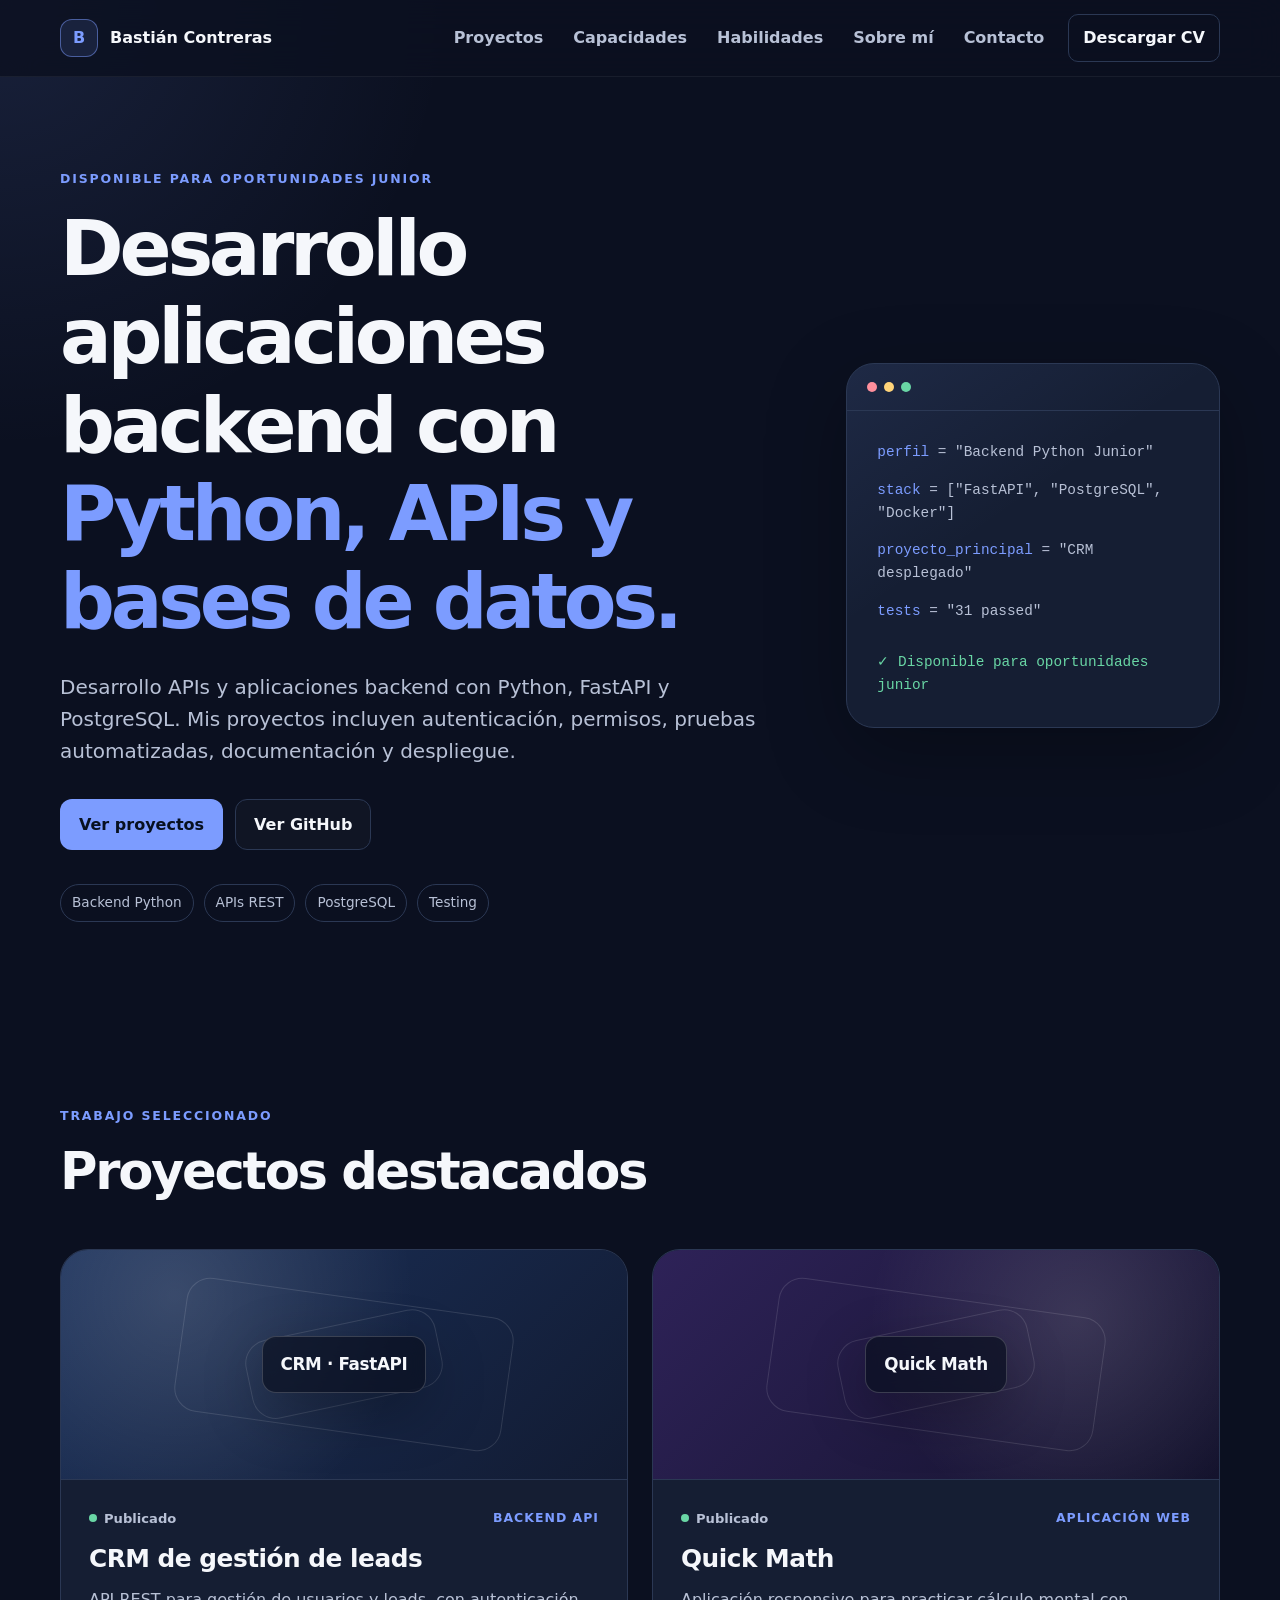
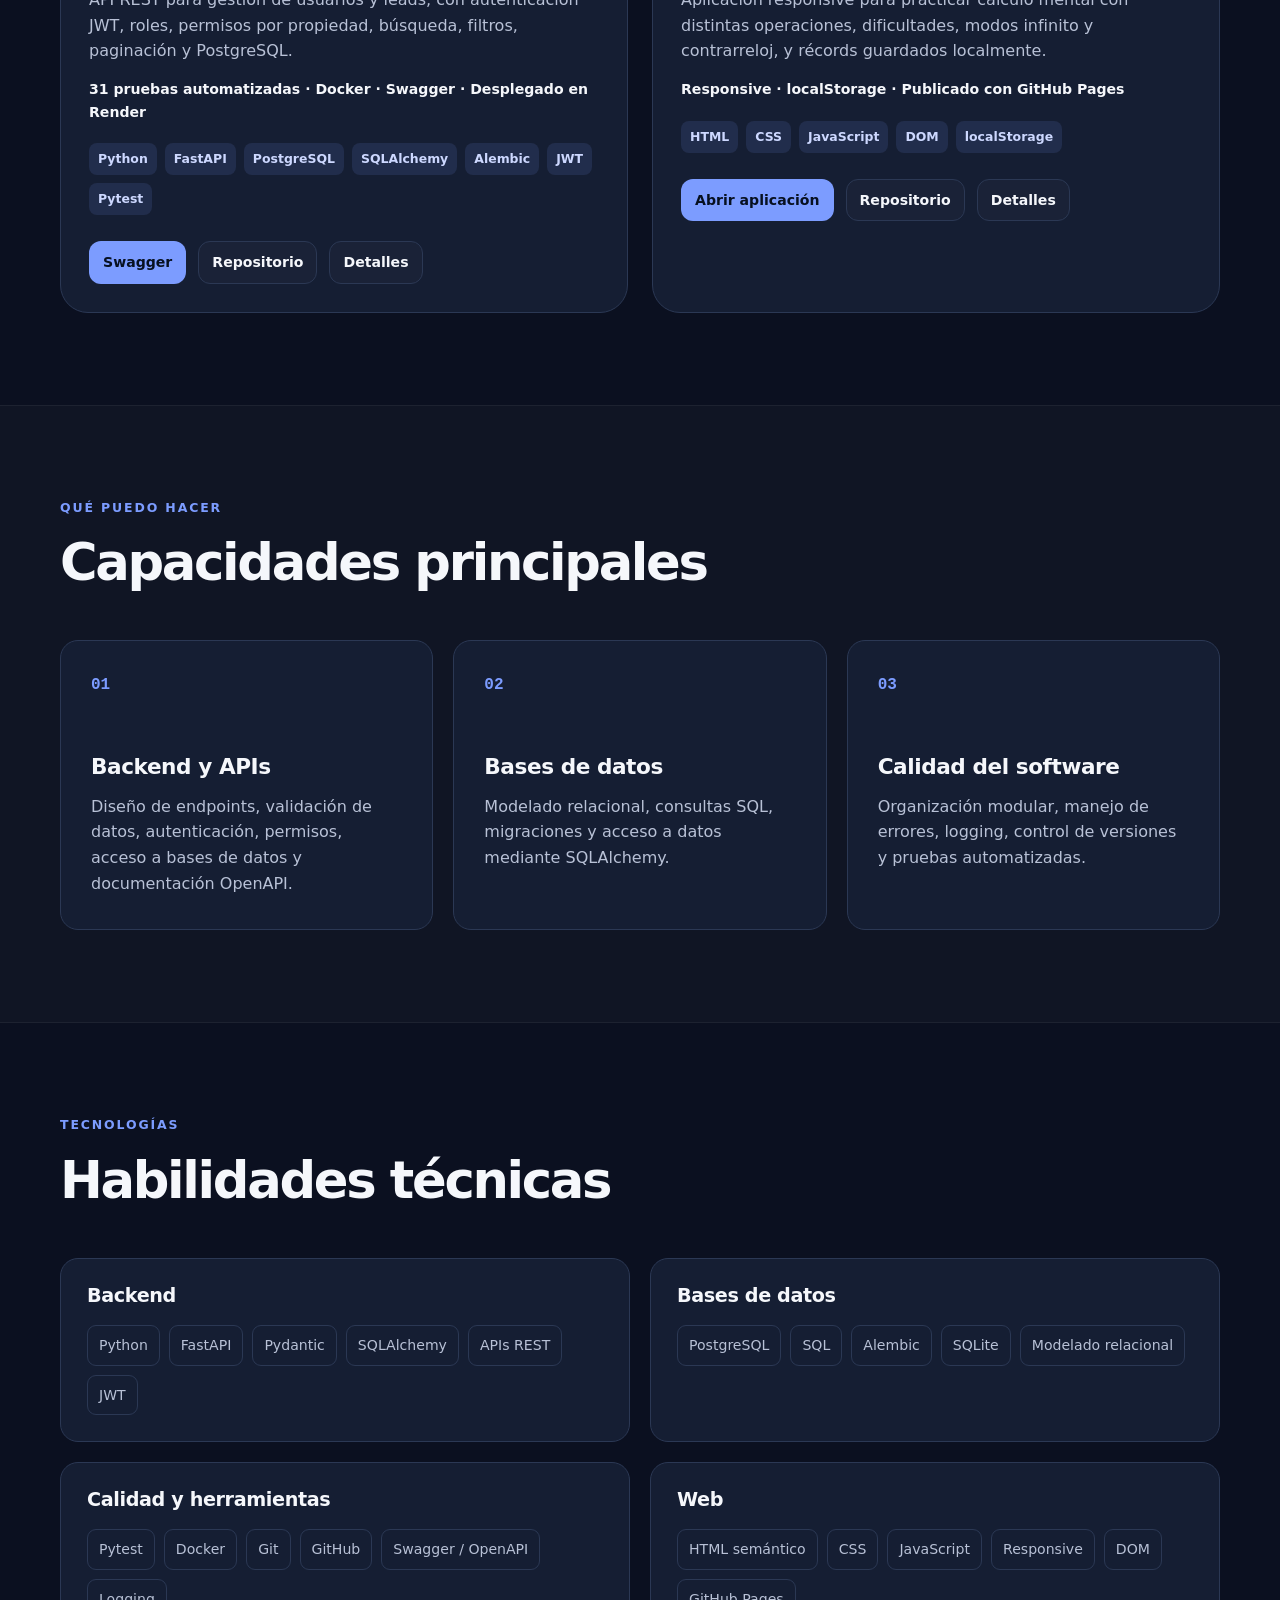
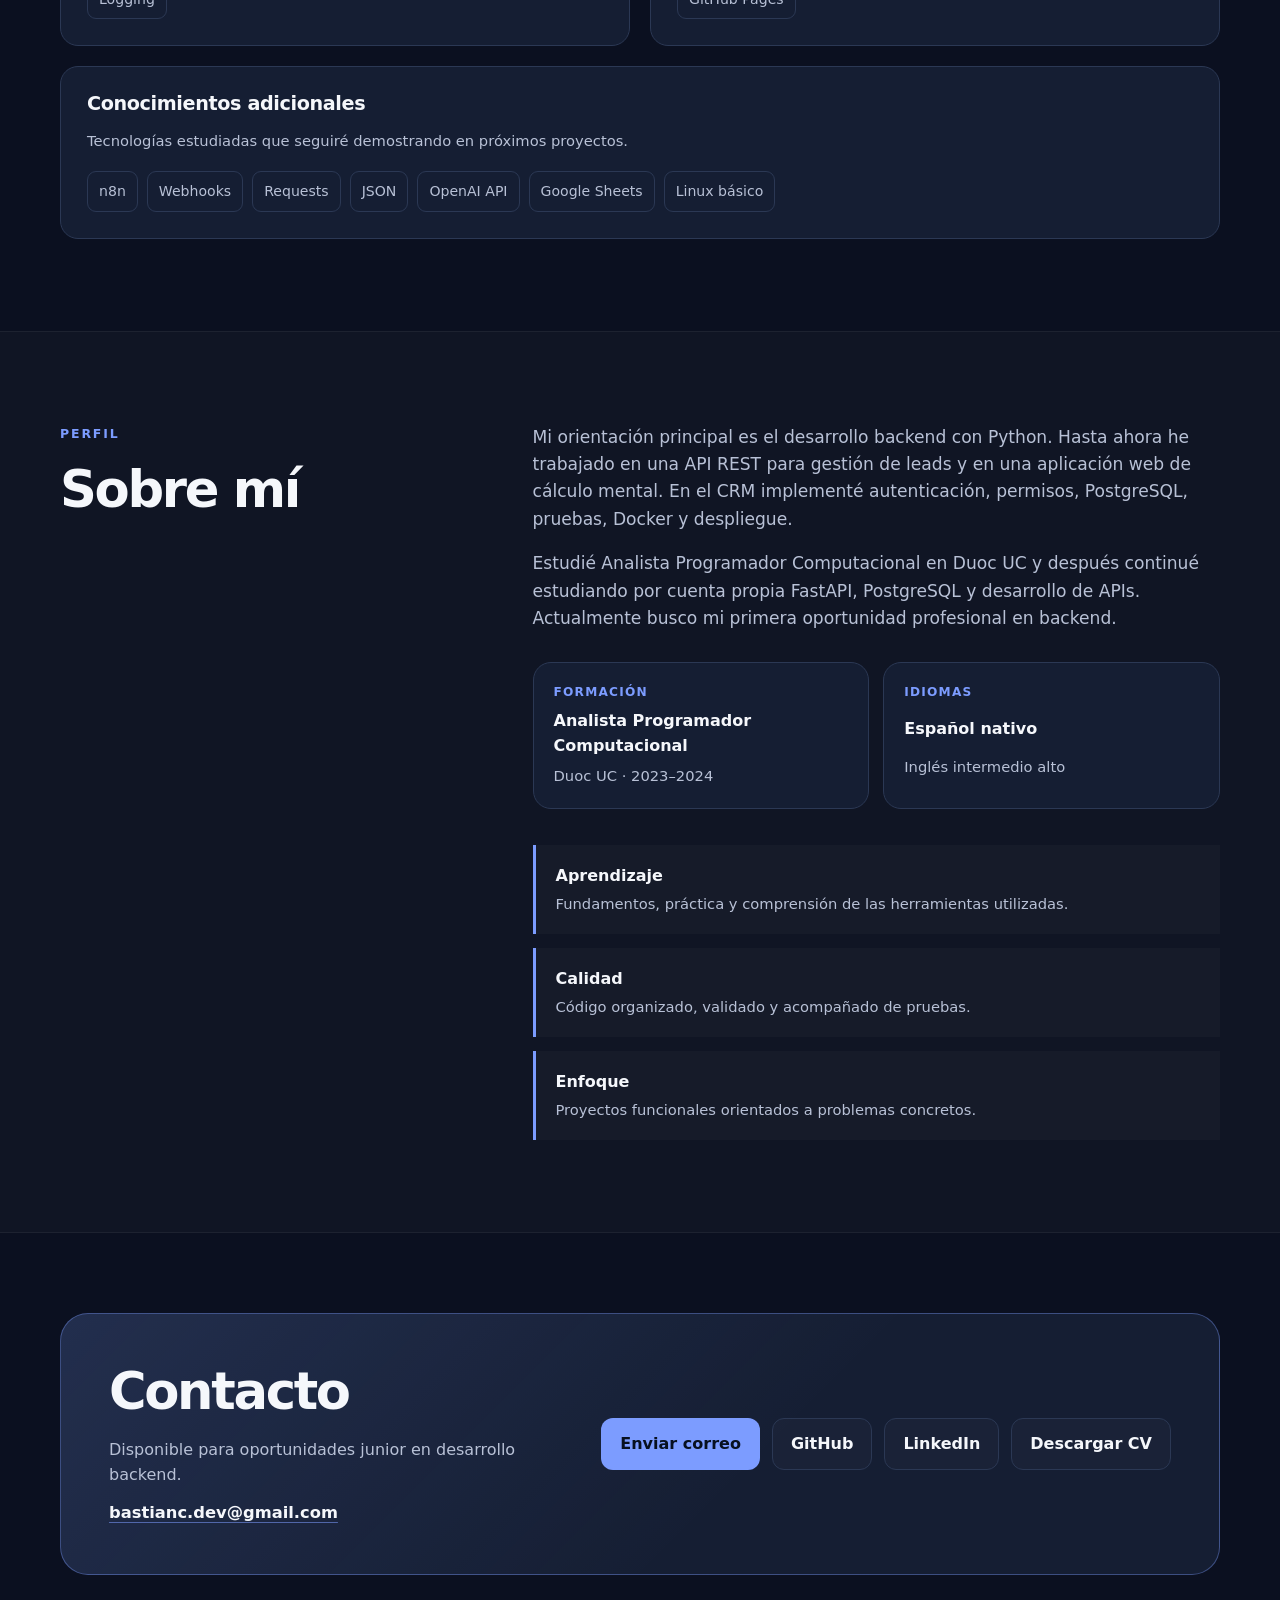
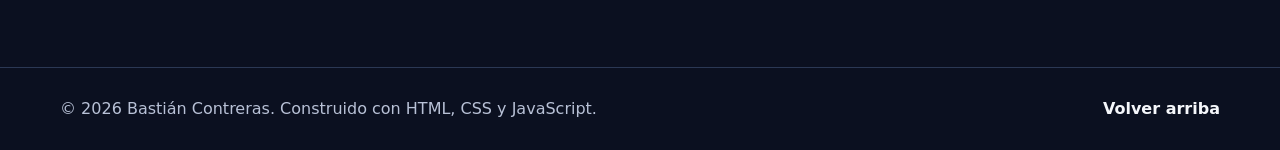
<file: index.html>
<!DOCTYPE html>
<html lang="es">
<head>
    <meta charset="UTF-8">
    <meta name="viewport" content="width=device-width, initial-scale=1.0">

    <title>Bastián Contreras | Desarrollador backend Python</title>
    <meta
        name="description"
        content="Portafolio de Bastián Contreras, desarrollador backend Python enfocado en APIs REST, PostgreSQL y calidad de software."
    >
    <meta name="author" content="Bastián Contreras">

    <meta property="og:title" content="Bastián Contreras | Desarrollador backend Python">
    <meta
        property="og:description"
        content="Proyectos de backend, APIs REST, bases de datos y desarrollo web."
    >
    <meta property="og:type" content="website">

    <link rel="icon" href="./assets/favicon.svg" type="image/svg+xml">
    <link rel="stylesheet" href="./css/styles.css">
</head>

<body>
    <a class="skip-link" href="#main-content">Saltar al contenido</a>

    <header class="site-header">
        <div class="container header-content">
            <!-- Para cambiar el nombre, busca "Bastian <Apellido>" en todo el proyecto. -->
            <a class="brand" href="#inicio" aria-label="Ir al inicio">
                <span class="brand-mark" aria-hidden="true">B</span>
                <span>Bastián Contreras</span>
            </a>

            <button
                class="menu-button"
                id="menuButton"
                type="button"
                aria-expanded="false"
                aria-controls="mainNavigation"
                aria-label="Abrir menú de navegación"
            >
                <span></span>
                <span></span>
                <span></span>
            </button>

            <nav class="main-navigation" id="mainNavigation" aria-label="Navegación principal">
                <a href="#proyectos">Proyectos</a>
                <a href="#capacidades">Capacidades</a>
                <a href="#habilidades">Habilidades</a>
                <a href="#sobre-mi">Sobre mí</a>
                <a href="#contacto">Contacto</a>

                <a
                    class="nav-cta"
                    href="./assets/cv/bastian-contreras-cv.pdf"
                    download
                >
                    Descargar CV
                </a>
            </nav>
        </div>
    </header>

    <main id="main-content">
        <section class="hero section" id="inicio">
            <div class="container hero-grid">
                <div class="hero-copy">
                    <p class="eyebrow">
                        Disponible para oportunidades junior
                    </p>

                    <h1>
                        Desarrollo aplicaciones backend con
                        <span>Python, APIs y bases de datos.</span>
                    </h1>

                    <p class="hero-description">
                        Desarrollo APIs y aplicaciones backend con Python, FastAPI y
                        PostgreSQL. Mis proyectos incluyen autenticación, permisos,
                        pruebas automatizadas, documentación y despliegue.
                    </p>

                    <div class="hero-actions">
                        <a class="button button--primary" href="#proyectos">
                            Ver proyectos
                        </a>

                        <a
                            class="button button--secondary"
                            href="https://github.com/bastianc-dev"
                            target="_blank"
                            rel="noopener noreferrer"
                        >
                            Ver GitHub
                        </a>
                    </div>

                    <ul class="hero-highlights" aria-label="Áreas principales">
                        <li>Backend Python</li>
                        <li>APIs REST</li>
                        <li>PostgreSQL</li>
                        <li>Testing</li>
                    </ul>
                </div>

                <aside class="hero-panel" aria-label="Resumen profesional">
                    <div class="terminal-header">
                        <span></span>
                        <span></span>
                        <span></span>
                    </div>

                    <div class="terminal-body">
                        <p><span class="terminal-key">perfil</span> = "Backend Python Junior"</p>
                        <p><span class="terminal-key">stack</span> = ["FastAPI", "PostgreSQL", "Docker"]</p>
                        <p><span class="terminal-key">proyecto_principal</span> = "CRM desplegado"</p>
                        <p><span class="terminal-key">tests</span> = "31 passed"</p>
                        <p class="terminal-success">✓ Disponible para oportunidades junior</p>
                    </div>
                </aside>
            </div>
        </section>

        <section class="section" id="proyectos">
            <div class="container">
                <div class="section-heading section-heading--single">
                    <div>
                        <p class="eyebrow">Trabajo seleccionado</p>
                        <h2>Proyectos destacados</h2>
                    </div>
                </div>

                <div class="projects-grid" id="projectsGrid">
                    <noscript>
                        Activa JavaScript para ver la lista de proyectos.
                    </noscript>
                </div>
            </div>
        </section>

        <section class="section section--muted" id="capacidades">
            <div class="container">
                <div class="section-heading section-heading--single">
                    <div>
                        <p class="eyebrow">Qué puedo hacer</p>
                        <h2>Capacidades principales</h2>
                    </div>
                </div>

                <div class="capabilities-grid">
                    <article class="capability-card">
                        <span class="capability-number">01</span>
                        <h3>Backend y APIs</h3>
                        <p>
                            Diseño de endpoints, validación de datos, autenticación,
                            permisos, acceso a bases de datos y documentación OpenAPI.
                        </p>
                    </article>

                    <article class="capability-card">
                        <span class="capability-number">02</span>
                        <h3>Bases de datos</h3>
                        <p>
                            Modelado relacional, consultas SQL, migraciones y acceso a
                            datos mediante SQLAlchemy.
                        </p>
                    </article>

                    <article class="capability-card">
                        <span class="capability-number">03</span>
                        <h3>Calidad del software</h3>
                        <p>
                            Organización modular, manejo de errores, logging, control
                            de versiones y pruebas automatizadas.
                        </p>
                    </article>
                </div>
            </div>
        </section>

        <section class="section" id="habilidades">
            <div class="container">
                <div class="section-heading section-heading--single">
                    <div>
                        <p class="eyebrow">Tecnologías</p>
                        <h2>Habilidades técnicas</h2>
                    </div>
                </div>

                <div class="skills-grid">
                    <article class="skill-group">
                        <h3>Backend</h3>
                        <ul class="tag-list">
                            <li>Python</li>
                            <li>FastAPI</li>
                            <li>Pydantic</li>
                            <li>SQLAlchemy</li>
                            <li>APIs REST</li>
                            <li>JWT</li>
                        </ul>
                    </article>

                    <article class="skill-group">
                        <h3>Bases de datos</h3>
                        <ul class="tag-list">
                            <li>PostgreSQL</li>
                            <li>SQL</li>
                            <li>Alembic</li>
                            <li>SQLite</li>
                            <li>Modelado relacional</li>
                        </ul>
                    </article>

                    <article class="skill-group">
                        <h3>Calidad y herramientas</h3>
                        <ul class="tag-list">
                            <li>Pytest</li>
                            <li>Docker</li>
                            <li>Git</li>
                            <li>GitHub</li>
                            <li>Swagger / OpenAPI</li>
                            <li>Logging</li>
                        </ul>
                    </article>

                    <article class="skill-group">
                        <h3>Web</h3>
                        <ul class="tag-list">
                            <li>HTML semántico</li>
                            <li>CSS</li>
                            <li>JavaScript</li>
                            <li>Responsive</li>
                            <li>DOM</li>
                            <li>GitHub Pages</li>
                        </ul>
                    </article>

                    <article class="skill-group skill-group--additional">
                        <h3>Conocimientos adicionales</h3>
                        <p class="skill-note">
                            Tecnologías estudiadas que seguiré demostrando en próximos proyectos.
                        </p>
                        <ul class="tag-list">
                            <li>n8n</li>
                            <li>Webhooks</li>
                            <li>Requests</li>
                            <li>JSON</li>
                            <li>OpenAI API</li>
                            <li>Google Sheets</li>
                            <li>Linux básico</li>
                        </ul>
                    </article>
                </div>
            </div>
        </section>

        <section class="section section--muted" id="sobre-mi">
            <div class="container about-grid">
                <div>
                    <p class="eyebrow">Perfil</p>
                    <h2>Sobre mí</h2>
                </div>

                <div class="about-copy">
                    <p>
                        Mi orientación principal es el desarrollo backend con Python.
                        Hasta ahora he trabajado en una API REST para gestión de leads y
                        en una aplicación web de cálculo mental. En el CRM implementé
                        autenticación, permisos, PostgreSQL, pruebas, Docker y despliegue.
                    </p>

                    <p>
                        Estudié Analista Programador Computacional en Duoc UC y después
                        continué estudiando por cuenta propia FastAPI, PostgreSQL y
                        desarrollo de APIs. Actualmente busco mi primera oportunidad
                        profesional en backend.
                    </p>

                    <div class="profile-details">
                        <div>
                            <span class="profile-detail-label">Formación</span>
                            <strong>Analista Programador Computacional</strong>
                            <span>Duoc UC · 2023–2024</span>
                        </div>

                        <div>
                            <span class="profile-detail-label">Idiomas</span>
                            <strong>Español nativo</strong>
                            <span>Inglés intermedio alto</span>
                        </div>
                    </div>

                    <div class="about-values">
                        <div>
                            <strong>Aprendizaje</strong>
                            <span>Fundamentos, práctica y comprensión de las herramientas utilizadas.</span>
                        </div>

                        <div>
                            <strong>Calidad</strong>
                            <span>Código organizado, validado y acompañado de pruebas.</span>
                        </div>

                        <div>
                            <strong>Enfoque</strong>
                            <span>Proyectos funcionales orientados a problemas concretos.</span>
                        </div>
                    </div>
                </div>
            </div>
        </section>

        <section class="section contact-section" id="contacto">
            <div class="container contact-card">
                <div>
                    <h2>Contacto</h2>
                    <p>Disponible para oportunidades junior en desarrollo backend.</p>
                    <a class="contact-email" href="mailto:bastianc.dev@gmail.com">
                        bastianc.dev@gmail.com
                    </a>
                </div>

                <div class="contact-actions">
                    <a
                        class="button button--primary"
                        href="mailto:bastianc.dev@gmail.com"
                    >
                        Enviar correo
                    </a>

                    <a
                        class="button button--secondary"
                        href="https://github.com/bastianc-dev"
                        target="_blank"
                        rel="noopener noreferrer"
                    >
                        GitHub
                    </a>

                    <a
                        class="button button--secondary"
                        href="https://www.linkedin.com/in/bastian-c/"
                        target="_blank"
                        rel="noopener noreferrer"
                    >
                        LinkedIn
                    </a>

                    <a
                        class="button button--secondary"
                        href="./assets/cv/bastian-apellido-cv.pdf"
                        download
                    >
                        Descargar CV
                    </a>
                </div>
            </div>
        </section>
    </main>

    <footer class="site-footer">
        <div class="container footer-content">
            <p>
                © <span id="currentYear"></span> Bastián Contreras.
                Construido con HTML, CSS y JavaScript.
            </p>

            <a href="#inicio">Volver arriba</a>
        </div>
    </footer>

    <script type="module" src="./js/main.js"></script>
</body>
</html>
</file>
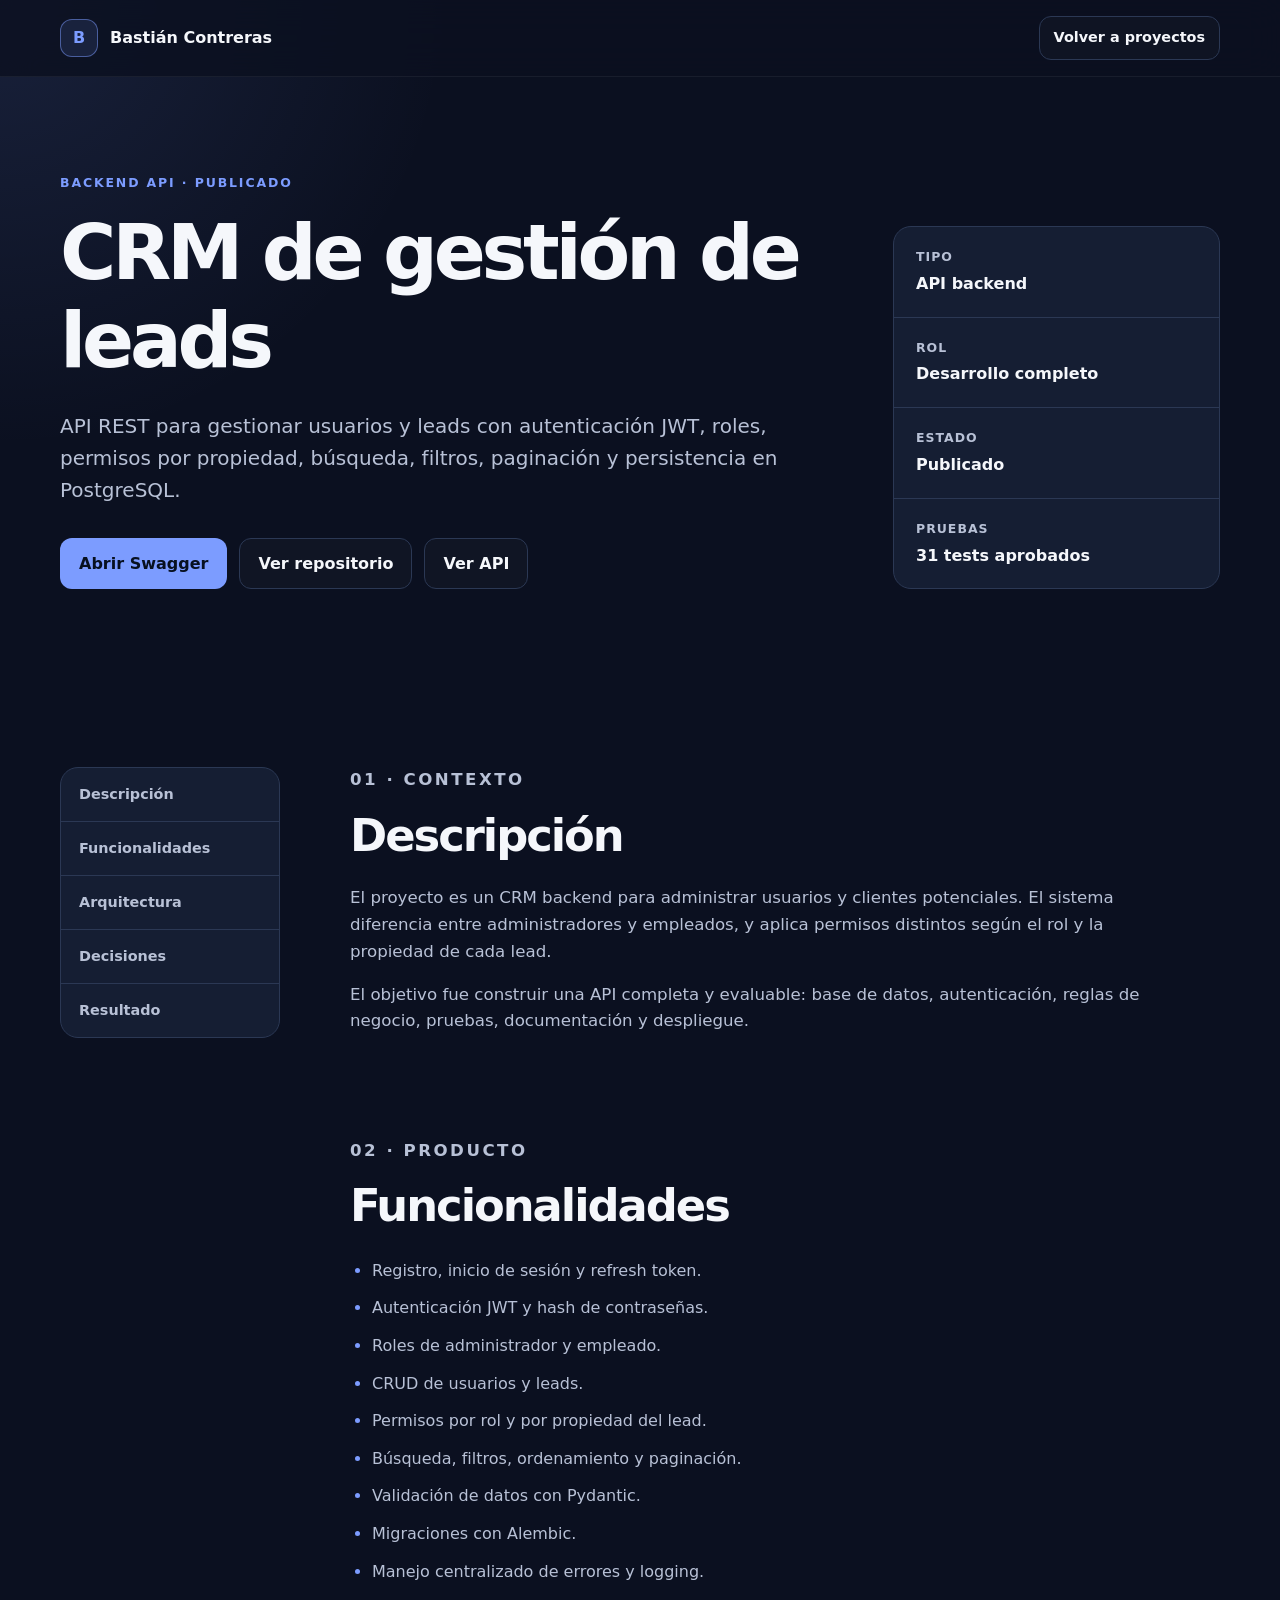
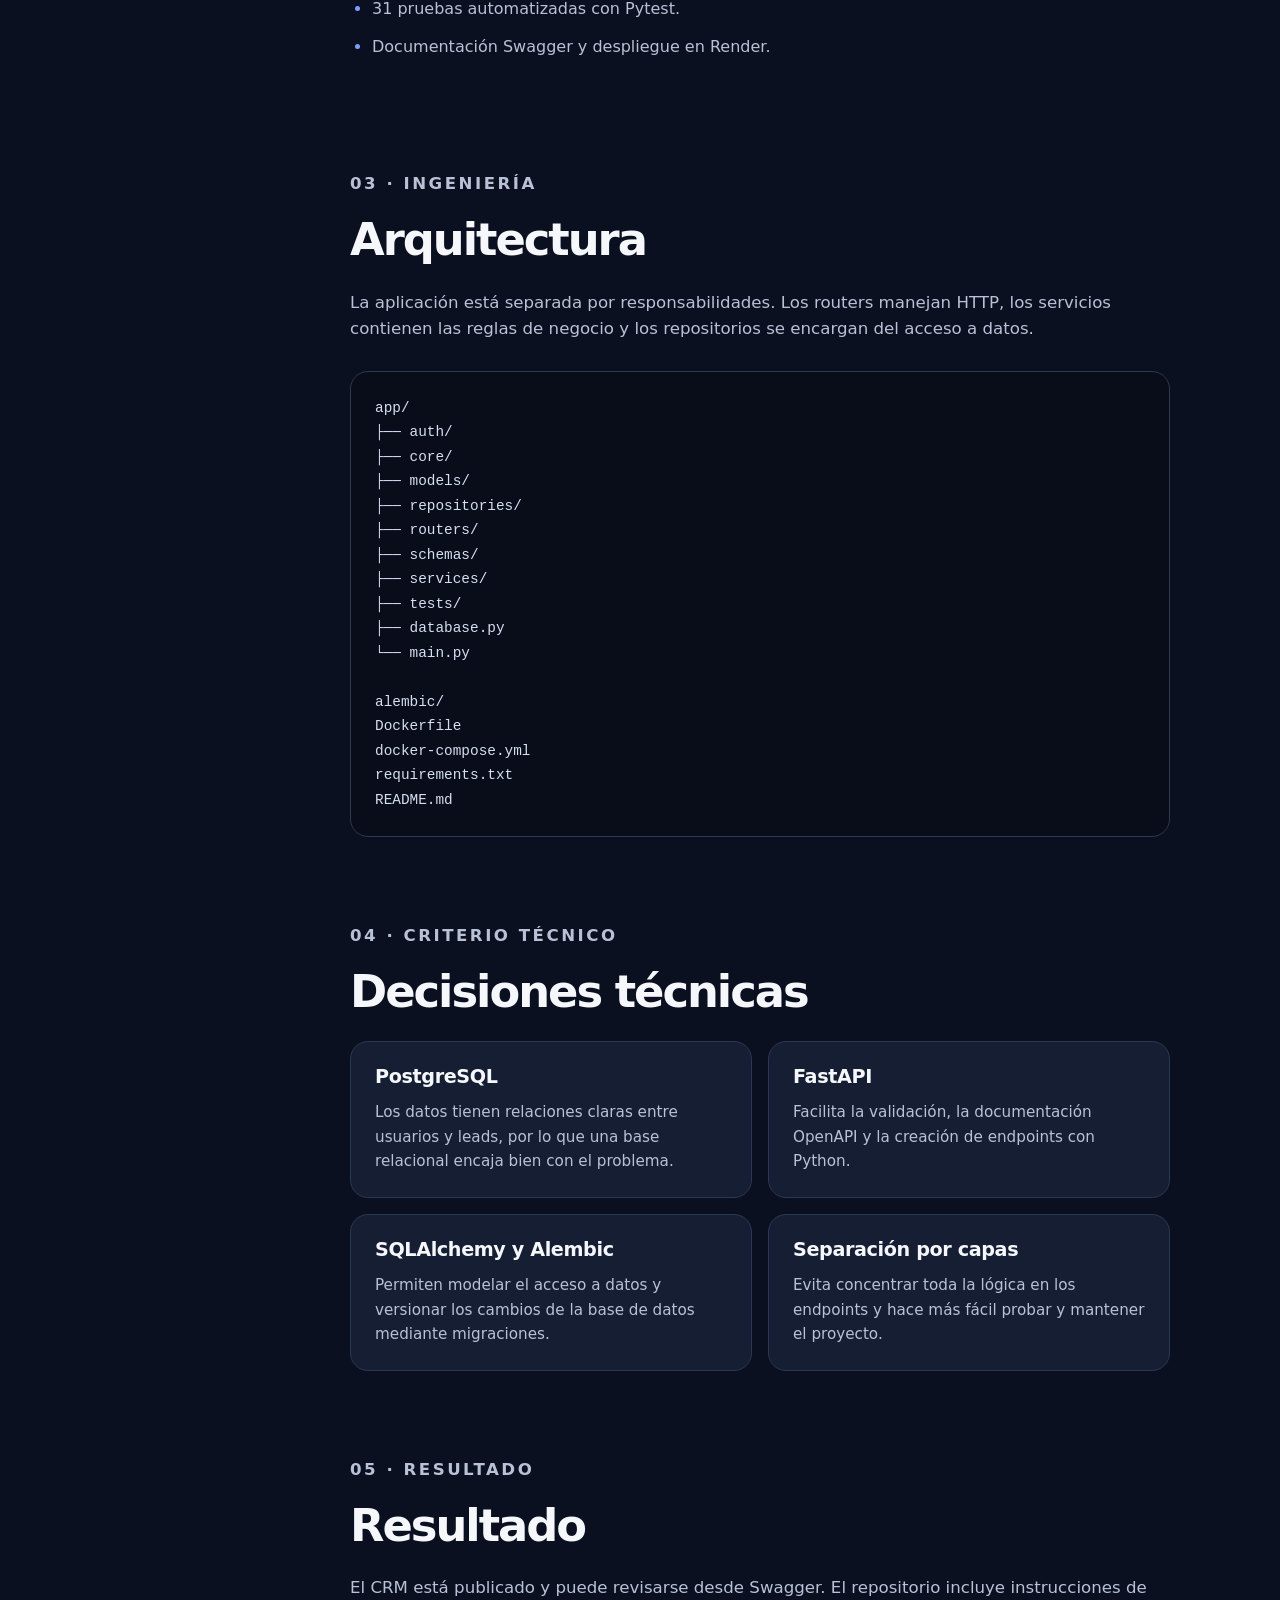
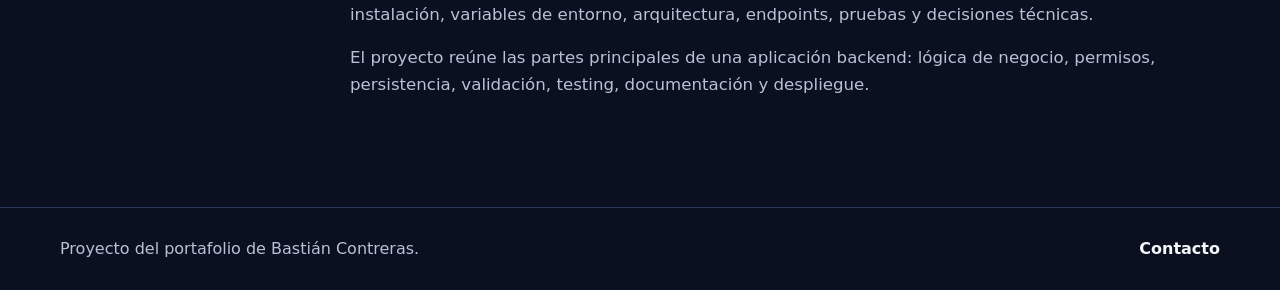
<file: projects/crm.html>
<!DOCTYPE html>
<html lang="es">
<head>
    <meta charset="UTF-8">
    <meta name="viewport" content="width=device-width, initial-scale=1.0">

    <title>CRM de leads | Bastián Contreras</title>
    <meta
        name="description"
        content="Detalles técnicos del proyecto CRM de gestión de leads desarrollado con FastAPI y PostgreSQL."
    >

    <link rel="icon" href="../assets/favicon.svg" type="image/svg+xml">
    <link rel="stylesheet" href="../css/styles.css">
    <link rel="stylesheet" href="../css/project-detail.css">
</head>

<body>
    <a class="skip-link" href="#main-content">Saltar al contenido</a>

    <header class="site-header">
        <div class="container header-content">
            <a class="brand" href="../index.html" aria-label="Volver al portafolio">
                <span class="brand-mark" aria-hidden="true">B</span>
                <span>Bastián Contreras</span>
            </a>

            <a class="button button--secondary project-back" href="../index.html#proyectos">
                Volver a proyectos
            </a>
        </div>
    </header>

    <main id="main-content">
        <section class="project-hero section">
            <div class="container project-hero-grid">
                <div>
                    <p class="eyebrow">Backend API · Publicado</p>
                    <h1>CRM de gestión de leads</h1>

                    <p class="hero-description">
                        API REST para gestionar usuarios y leads con autenticación JWT,
                        roles, permisos por propiedad, búsqueda, filtros, paginación y
                        persistencia en PostgreSQL.
                    </p>

                    <div class="hero-actions">
                        <a
                            class="button button--primary"
                            href="https://crm-backend-kpcb.onrender.com/docs"
                            target="_blank"
                            rel="noopener noreferrer"
                        >
                            Abrir Swagger
                        </a>

                        <a
                            class="button button--secondary"
                            href="https://github.com/bastianc-dev/crm-backend"
                            target="_blank"
                            rel="noopener noreferrer"
                        >
                            Ver repositorio
                        </a>

                        <a
                            class="button button--secondary"
                            href="https://crm-backend-kpcb.onrender.com/"
                            target="_blank"
                            rel="noopener noreferrer"
                        >
                            Ver API
                        </a>
                    </div>
                </div>

                <div class="project-facts">
                    <div>
                        <span>Tipo</span>
                        <strong>API backend</strong>
                    </div>

                    <div>
                        <span>Rol</span>
                        <strong>Desarrollo completo</strong>
                    </div>

                    <div>
                        <span>Estado</span>
                        <strong>Publicado</strong>
                    </div>

                    <div>
                        <span>Pruebas</span>
                        <strong>31 tests aprobados</strong>
                    </div>
                </div>
            </div>
        </section>

        <section class="section project-detail-section">
            <div class="container detail-layout">
                <aside class="detail-navigation" aria-label="Índice del proyecto">
                    <a href="#descripcion">Descripción</a>
                    <a href="#funcionalidades">Funcionalidades</a>
                    <a href="#arquitectura">Arquitectura</a>
                    <a href="#decisiones">Decisiones</a>
                    <a href="#resultado">Resultado</a>
                </aside>

                <div class="detail-content">
                    <article id="descripcion">
                        <p class="eyebrow">01 · Contexto</p>
                        <h2>Descripción</h2>

                        <p>
                            El proyecto es un CRM backend para administrar usuarios y
                            clientes potenciales. El sistema diferencia entre
                            administradores y empleados, y aplica permisos distintos
                            según el rol y la propiedad de cada lead.
                        </p>

                        <p>
                            El objetivo fue construir una API completa y evaluable:
                            base de datos, autenticación, reglas de negocio, pruebas,
                            documentación y despliegue.
                        </p>
                    </article>

                    <article id="funcionalidades">
                        <p class="eyebrow">02 · Producto</p>
                        <h2>Funcionalidades</h2>

                        <ul class="detail-list">
                            <li>Registro, inicio de sesión y refresh token.</li>
                            <li>Autenticación JWT y hash de contraseñas.</li>
                            <li>Roles de administrador y empleado.</li>
                            <li>CRUD de usuarios y leads.</li>
                            <li>Permisos por rol y por propiedad del lead.</li>
                            <li>Búsqueda, filtros, ordenamiento y paginación.</li>
                            <li>Validación de datos con Pydantic.</li>
                            <li>Migraciones con Alembic.</li>
                            <li>Manejo centralizado de errores y logging.</li>
                            <li>31 pruebas automatizadas con Pytest.</li>
                            <li>Documentación Swagger y despliegue en Render.</li>
                        </ul>
                    </article>

                    <article id="arquitectura">
                        <p class="eyebrow">03 · Ingeniería</p>
                        <h2>Arquitectura</h2>

                        <p>
                            La aplicación está separada por responsabilidades. Los
                            routers manejan HTTP, los servicios contienen las reglas de
                            negocio y los repositorios se encargan del acceso a datos.
                        </p>

                        <pre><code>app/
├── auth/
├── core/
├── models/
├── repositories/
├── routers/
├── schemas/
├── services/
├── tests/
├── database.py
└── main.py

alembic/
Dockerfile
docker-compose.yml
requirements.txt
README.md</code></pre>
                    </article>

                    <article id="decisiones">
                        <p class="eyebrow">04 · Criterio técnico</p>
                        <h2>Decisiones técnicas</h2>

                        <div class="decision-grid">
                            <div>
                                <h3>PostgreSQL</h3>
                                <p>
                                    Los datos tienen relaciones claras entre usuarios y
                                    leads, por lo que una base relacional encaja bien con
                                    el problema.
                                </p>
                            </div>

                            <div>
                                <h3>FastAPI</h3>
                                <p>
                                    Facilita la validación, la documentación OpenAPI y la
                                    creación de endpoints con Python.
                                </p>
                            </div>

                            <div>
                                <h3>SQLAlchemy y Alembic</h3>
                                <p>
                                    Permiten modelar el acceso a datos y versionar los
                                    cambios de la base de datos mediante migraciones.
                                </p>
                            </div>

                            <div>
                                <h3>Separación por capas</h3>
                                <p>
                                    Evita concentrar toda la lógica en los endpoints y
                                    hace más fácil probar y mantener el proyecto.
                                </p>
                            </div>
                        </div>
                    </article>

                    <article id="resultado">
                        <p class="eyebrow">05 · Resultado</p>
                        <h2>Resultado</h2>

                        <p>
                            El CRM está publicado y puede revisarse desde Swagger. El
                            repositorio incluye instrucciones de instalación, variables
                            de entorno, arquitectura, endpoints, pruebas y decisiones
                            técnicas.
                        </p>

                        <p>
                            El proyecto reúne las partes principales de una aplicación
                            backend: lógica de negocio, permisos, persistencia,
                            validación, testing, documentación y despliegue.
                        </p>
                    </article>
                </div>
            </div>
        </section>
    </main>

    <footer class="site-footer">
        <div class="container footer-content">
            <p>Proyecto del portafolio de Bastián Contreras.</p>
            <a href="../index.html#contacto">Contacto</a>
        </div>
    </footer>
</body>
</html>
</file>
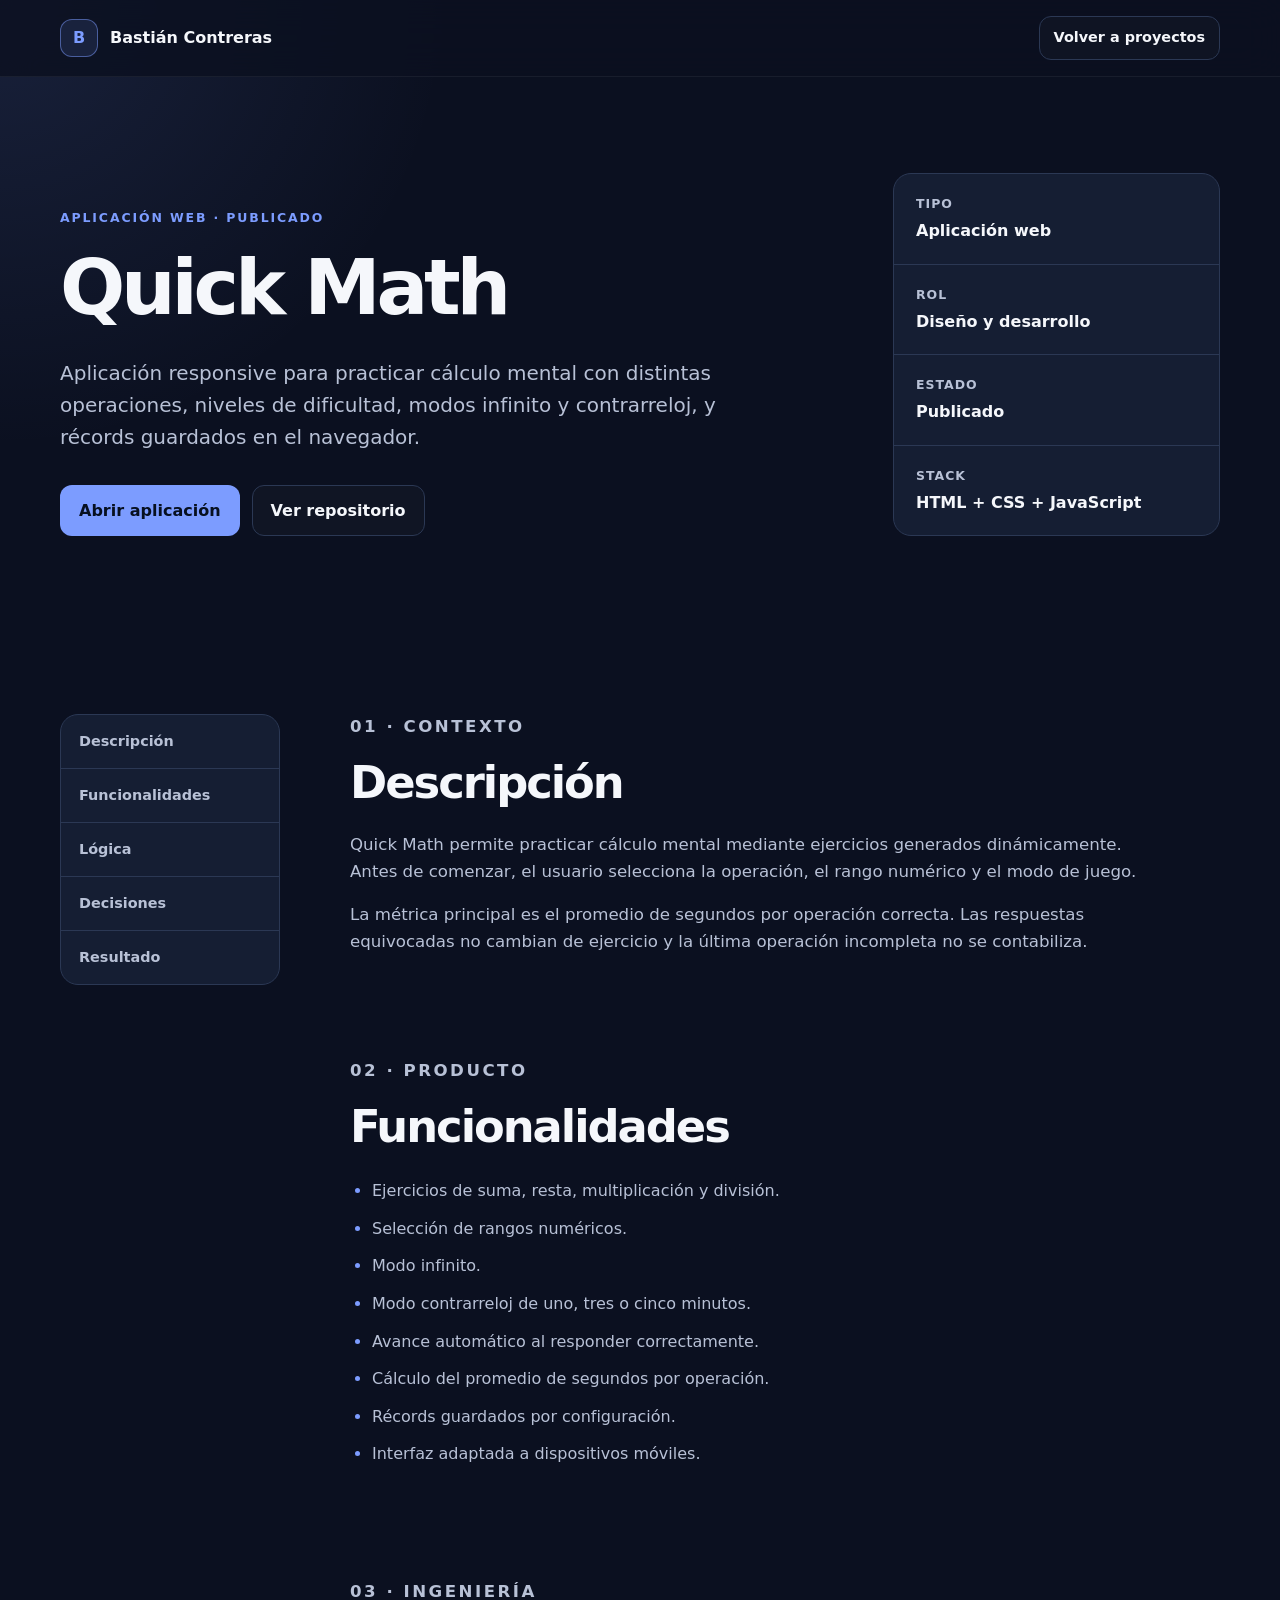
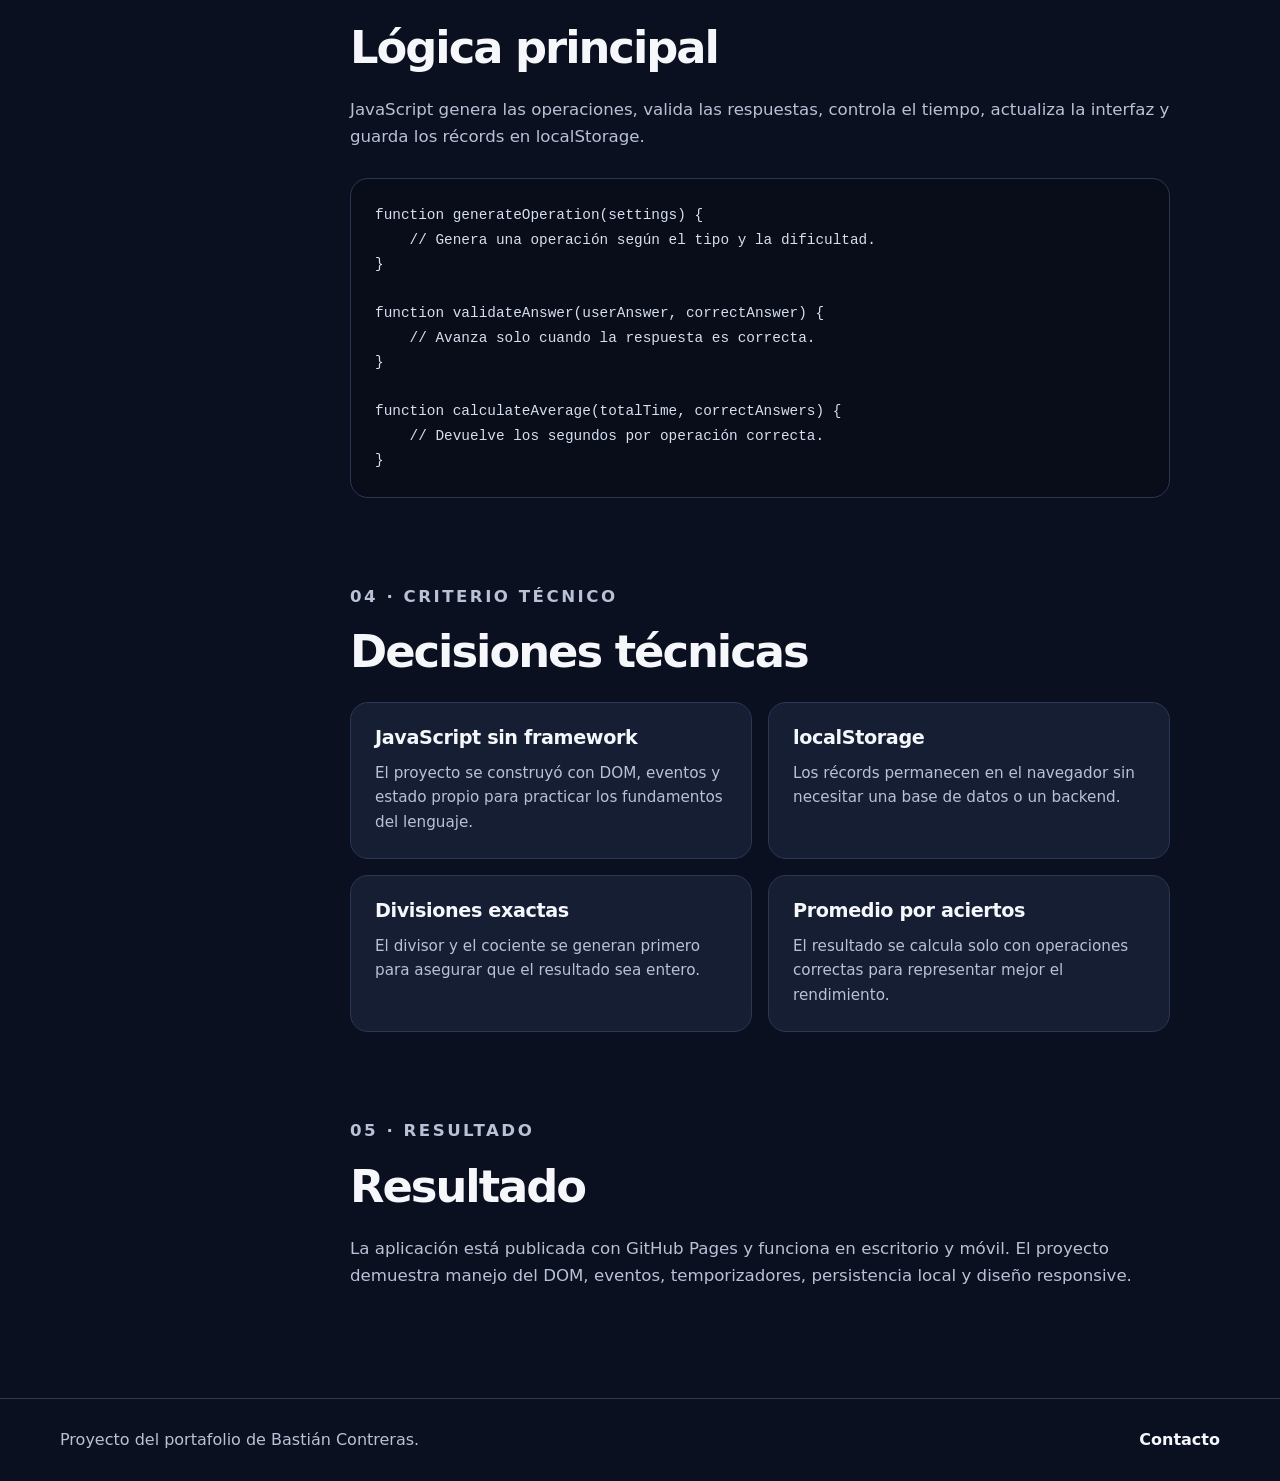
<file: projects/quick-math.html>
<!DOCTYPE html>
<html lang="es">
<head>
    <meta charset="UTF-8">
    <meta name="viewport" content="width=device-width, initial-scale=1.0">

    <title>Quick Math | Bastián Contreras</title>
    <meta
        name="description"
        content="Detalles del proyecto Quick Math, una aplicación web para practicar cálculo mental."
    >

    <link rel="icon" href="../assets/favicon.svg" type="image/svg+xml">
    <link rel="stylesheet" href="../css/styles.css">
    <link rel="stylesheet" href="../css/project-detail.css">
</head>

<body>
    <a class="skip-link" href="#main-content">Saltar al contenido</a>

    <header class="site-header">
        <div class="container header-content">
            <a class="brand" href="../index.html" aria-label="Volver al portafolio">
                <span class="brand-mark" aria-hidden="true">B</span>
                <span>Bastián Contreras</span>
            </a>

            <a class="button button--secondary project-back" href="../index.html#proyectos">
                Volver a proyectos
            </a>
        </div>
    </header>

    <main id="main-content">
        <section class="project-hero section">
            <div class="container project-hero-grid">
                <div>
                    <p class="eyebrow">Aplicación web · Publicado</p>
                    <h1>Quick Math</h1>

                    <p class="hero-description">
                        Aplicación responsive para practicar cálculo mental con
                        distintas operaciones, niveles de dificultad, modos infinito y
                        contrarreloj, y récords guardados en el navegador.
                    </p>

                    <div class="hero-actions">
                        <a
                            class="button button--primary"
                            href="https://bastianc-dev.github.io/quickmath/"
                            target="_blank"
                            rel="noopener noreferrer"
                        >
                            Abrir aplicación
                        </a>

                        <a
                            class="button button--secondary"
                            href="https://github.com/bastianc-dev/quickmath"
                            target="_blank"
                            rel="noopener noreferrer"
                        >
                            Ver repositorio
                        </a>
                    </div>
                </div>

                <div class="project-facts">
                    <div>
                        <span>Tipo</span>
                        <strong>Aplicación web</strong>
                    </div>

                    <div>
                        <span>Rol</span>
                        <strong>Diseño y desarrollo</strong>
                    </div>

                    <div>
                        <span>Estado</span>
                        <strong>Publicado</strong>
                    </div>

                    <div>
                        <span>Stack</span>
                        <strong>HTML + CSS + JavaScript</strong>
                    </div>
                </div>
            </div>
        </section>

        <section class="section project-detail-section">
            <div class="container detail-layout">
                <aside class="detail-navigation" aria-label="Índice del proyecto">
                    <a href="#descripcion">Descripción</a>
                    <a href="#funcionalidades">Funcionalidades</a>
                    <a href="#logica">Lógica</a>
                    <a href="#decisiones">Decisiones</a>
                    <a href="#resultado">Resultado</a>
                </aside>

                <div class="detail-content">
                    <article id="descripcion">
                        <p class="eyebrow">01 · Contexto</p>
                        <h2>Descripción</h2>

                        <p>
                            Quick Math permite practicar cálculo mental mediante
                            ejercicios generados dinámicamente. Antes de comenzar, el
                            usuario selecciona la operación, el rango numérico y el modo
                            de juego.
                        </p>

                        <p>
                            La métrica principal es el promedio de segundos por
                            operación correcta. Las respuestas equivocadas no cambian de
                            ejercicio y la última operación incompleta no se contabiliza.
                        </p>
                    </article>

                    <article id="funcionalidades">
                        <p class="eyebrow">02 · Producto</p>
                        <h2>Funcionalidades</h2>

                        <ul class="detail-list">
                            <li>Ejercicios de suma, resta, multiplicación y división.</li>
                            <li>Selección de rangos numéricos.</li>
                            <li>Modo infinito.</li>
                            <li>Modo contrarreloj de uno, tres o cinco minutos.</li>
                            <li>Avance automático al responder correctamente.</li>
                            <li>Cálculo del promedio de segundos por operación.</li>
                            <li>Récords guardados por configuración.</li>
                            <li>Interfaz adaptada a dispositivos móviles.</li>
                        </ul>
                    </article>

                    <article id="logica">
                        <p class="eyebrow">03 · Ingeniería</p>
                        <h2>Lógica principal</h2>

                        <p>
                            JavaScript genera las operaciones, valida las respuestas,
                            controla el tiempo, actualiza la interfaz y guarda los
                            récords en localStorage.
                        </p>

                        <pre><code>function generateOperation(settings) {
    // Genera una operación según el tipo y la dificultad.
}

function validateAnswer(userAnswer, correctAnswer) {
    // Avanza solo cuando la respuesta es correcta.
}

function calculateAverage(totalTime, correctAnswers) {
    // Devuelve los segundos por operación correcta.
}</code></pre>
                    </article>

                    <article id="decisiones">
                        <p class="eyebrow">04 · Criterio técnico</p>
                        <h2>Decisiones técnicas</h2>

                        <div class="decision-grid">
                            <div>
                                <h3>JavaScript sin framework</h3>
                                <p>
                                    El proyecto se construyó con DOM, eventos y estado
                                    propio para practicar los fundamentos del lenguaje.
                                </p>
                            </div>

                            <div>
                                <h3>localStorage</h3>
                                <p>
                                    Los récords permanecen en el navegador sin necesitar
                                    una base de datos o un backend.
                                </p>
                            </div>

                            <div>
                                <h3>Divisiones exactas</h3>
                                <p>
                                    El divisor y el cociente se generan primero para
                                    asegurar que el resultado sea entero.
                                </p>
                            </div>

                            <div>
                                <h3>Promedio por aciertos</h3>
                                <p>
                                    El resultado se calcula solo con operaciones
                                    correctas para representar mejor el rendimiento.
                                </p>
                            </div>
                        </div>
                    </article>

                    <article id="resultado">
                        <p class="eyebrow">05 · Resultado</p>
                        <h2>Resultado</h2>

                        <p>
                            La aplicación está publicada con GitHub Pages y funciona en
                            escritorio y móvil. El proyecto demuestra manejo del DOM,
                            eventos, temporizadores, persistencia local y diseño
                            responsive.
                        </p>
                    </article>
                </div>
            </div>
        </section>
    </main>

    <footer class="site-footer">
        <div class="container footer-content">
            <p>Proyecto del portafolio de Bastián Contreras.</p>
            <a href="../index.html#contacto">Contacto</a>
        </div>
    </footer>
</body>
</html>
</file>
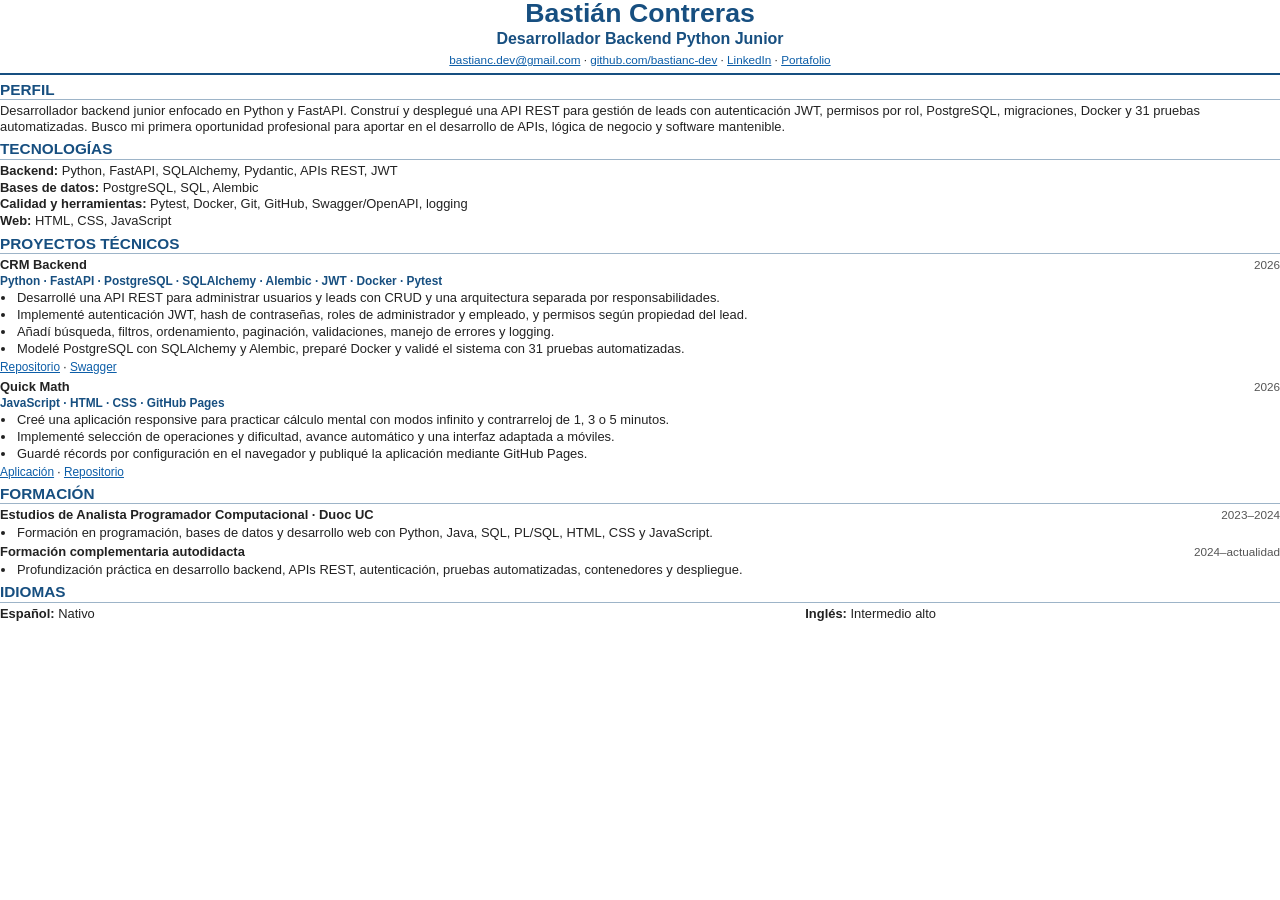
<file: assets/cv/cv-source.html>
<!DOCTYPE html>
<html lang="es">
<head>
    <meta charset="UTF-8">
    <meta name="viewport" content="width=device-width, initial-scale=1.0">
    <title>CV - Bastián Contreras</title>
    <style>
        @page {
            size: A4;
            margin: 12mm 14mm;
        }

        * {
            box-sizing: border-box;
        }

        body {
            margin: 0;
            color: #222;
            font-family: Arial, Helvetica, sans-serif;
            font-size: 9.7pt;
            line-height: 1.22;
        }

        a {
            color: #0d5ea8;
            text-decoration: underline;
        }

        h1 {
            margin: 0 0 2px;
            color: #174f80;
            font-size: 20pt;
            line-height: 1;
            text-align: center;
        }

        .role {
            margin: 0 0 5px;
            color: #174f80;
            font-size: 12pt;
            font-weight: 700;
            text-align: center;
        }

        .contact {
            margin: 0 0 7px;
            padding-bottom: 5px;
            border-bottom: 2px solid #174f80;
            font-size: 8.8pt;
            text-align: center;
        }

        section {
            margin-top: 7px;
        }

        h2 {
            margin: 0 0 3px;
            padding-bottom: 2px;
            border-bottom: 1px solid #9db4c8;
            color: #174f80;
            font-size: 11.5pt;
            line-height: 1;
            text-transform: uppercase;
        }

        p {
            margin: 0 0 3px;
        }

        .item-header {
            display: flex;
            align-items: baseline;
            justify-content: space-between;
            gap: 12px;
            margin-bottom: 1px;
        }

        .item-title {
            font-weight: 700;
        }

        .date {
            color: #555;
            font-size: 8.8pt;
            white-space: nowrap;
        }

        .tech {
            margin-bottom: 2px;
            color: #174f80;
            font-size: 8.9pt;
            font-weight: 700;
        }

        ul {
            margin: 2px 0 3px 16px;
            padding: 0;
        }

        li {
            margin-bottom: 1px;
            padding-left: 1px;
        }

        .links {
            margin-top: 2px;
            font-size: 8.9pt;
        }

        .compact p {
            margin-bottom: 1px;
        }

        .label {
            font-weight: 700;
        }

        .two-column {
            display: grid;
            gap: 14px;
            grid-template-columns: 1.25fr 0.75fr;
        }

        .avoid-break {
            break-inside: avoid;
        }
    </style>
</head>
<body>
    <!-- Cambia este nombre y vuelve a exportar el HTML como PDF. -->
    <h1>Bastián Contreras</h1>
    <p class="role">Desarrollador Backend Python Junior</p>
    <p class="contact">
        <a href="mailto:bastianc.dev@gmail.com">bastianc.dev@gmail.com</a> ·
        <a href="https://github.com/bastianc-dev">github.com/bastianc-dev</a> ·
        <a href="https://www.linkedin.com/in/bastian-c/">LinkedIn</a> ·
        <a href="https://bastianc-dev.github.io/">Portafolio</a>
    </p>

    <section>
        <h2>Perfil</h2>
        <p>
            Desarrollador backend junior enfocado en Python y FastAPI. Construí y desplegué una API REST para gestión de leads con autenticación JWT, permisos por rol, PostgreSQL, migraciones, Docker y 31 pruebas automatizadas. Busco mi primera oportunidad profesional para aportar en el desarrollo de APIs, lógica de negocio y software mantenible.
        </p>
    </section>

    <section>
        <h2>Tecnologías</h2>
        <div class="compact">
            <p><span class="label">Backend:</span> Python, FastAPI, SQLAlchemy, Pydantic, APIs REST, JWT</p>
            <p><span class="label">Bases de datos:</span> PostgreSQL, SQL, Alembic</p>
            <p><span class="label">Calidad y herramientas:</span> Pytest, Docker, Git, GitHub, Swagger/OpenAPI, logging</p>
            <p><span class="label">Web:</span> HTML, CSS, JavaScript</p>
        </div>
    </section>

    <section>
        <h2>Proyectos técnicos</h2>

        <div class="avoid-break">
            <div class="item-header">
                <span class="item-title">CRM Backend</span>
                <span class="date">2026</span>
            </div>
            <p class="tech">Python · FastAPI · PostgreSQL · SQLAlchemy · Alembic · JWT · Docker · Pytest</p>
            <ul>
                <li>Desarrollé una API REST para administrar usuarios y leads con CRUD y una arquitectura separada por responsabilidades.</li>
                <li>Implementé autenticación JWT, hash de contraseñas, roles de administrador y empleado, y permisos según propiedad del lead.</li>
                <li>Añadí búsqueda, filtros, ordenamiento, paginación, validaciones, manejo de errores y logging.</li>
                <li>Modelé PostgreSQL con SQLAlchemy y Alembic, preparé Docker y validé el sistema con 31 pruebas automatizadas.</li>
            </ul>
            <p class="links">
                <a href="https://github.com/bastianc-dev/crm-backend">Repositorio</a> ·
                <a href="https://crm-backend-kpcb.onrender.com/docs">Swagger</a>
            </p>
        </div>

        <div class="avoid-break" style="margin-top: 5px;">
            <div class="item-header">
                <span class="item-title">Quick Math</span>
                <span class="date">2026</span>
            </div>
            <p class="tech">JavaScript · HTML · CSS · GitHub Pages</p>
            <ul>
                <li>Creé una aplicación responsive para practicar cálculo mental con modos infinito y contrarreloj de 1, 3 o 5 minutos.</li>
                <li>Implementé selección de operaciones y dificultad, avance automático y una interfaz adaptada a móviles.</li>
                <li>Guardé récords por configuración en el navegador y publiqué la aplicación mediante GitHub Pages.</li>
            </ul>
            <p class="links">
                <a href="https://bastianc-dev.github.io/quickmath/">Aplicación</a> ·
                <a href="https://github.com/bastianc-dev/quickmath">Repositorio</a>
            </p>
        </div>
    </section>

    <section>
        <h2>Formación</h2>
        <div class="avoid-break">
            <div class="item-header">
                <span class="item-title">Estudios de Analista Programador Computacional · Duoc UC</span>
                <span class="date">2023–2024</span>
            </div>
            <ul>
                <li>Formación en programación, bases de datos y desarrollo web con Python, Java, SQL, PL/SQL, HTML, CSS y JavaScript.</li>
            </ul>
        </div>

        <div class="avoid-break" style="margin-top: 3px;">
            <div class="item-header">
                <span class="item-title">Formación complementaria autodidacta</span>
                <span class="date">2024–actualidad</span>
            </div>
            <ul>
                <li>Profundización práctica en desarrollo backend, APIs REST, autenticación, pruebas automatizadas, contenedores y despliegue.</li>
            </ul>
        </div>
    </section>

    <section>
        <h2>Idiomas</h2>
        <div class="two-column compact">
            <p><span class="label">Español:</span> Nativo</p>
            <p><span class="label">Inglés:</span> Intermedio alto</p>
        </div>
    </section>
</body>
</html>
</file>
<file: css/styles.css>
:root {
    --background: #0b1020;
    --background-soft: #11182b;
    --surface: #151e33;
    --surface-hover: #1b2741;
    --border: #2b3854;
    --text: #f5f7fb;
    --text-muted: #b8c1d6;
    --accent: #7c9cff;
    --accent-strong: #5f7ff1;
    --accent-soft: rgba(124, 156, 255, 0.12);
    --success: #69d6a5;
    --warning: #ffd479;
    --danger: #ff8f9c;
    --shadow: 0 24px 80px rgba(0, 0, 0, 0.28);
    --radius-small: 10px;
    --radius-medium: 18px;
    --radius-large: 28px;
    --container: 1160px;
    --header-height: 76px;
}

* {
    box-sizing: border-box;
}

html {
    scroll-behavior: smooth;
    scroll-padding-top: calc(var(--header-height) + 24px);
}

body {
    margin: 0;
    min-width: 320px;
    background:
        radial-gradient(circle at top left, rgba(124, 156, 255, 0.12), transparent 28rem),
        var(--background);
    color: var(--text);
    font-family:
        Inter,
        ui-sans-serif,
        system-ui,
        -apple-system,
        BlinkMacSystemFont,
        "Segoe UI",
        sans-serif;
    line-height: 1.6;
}

body.menu-open {
    overflow: hidden;
}

img {
    display: block;
    max-width: 100%;
}

a {
    color: inherit;
    text-decoration: none;
}

button,
a {
    -webkit-tap-highlight-color: transparent;
}

button {
    font: inherit;
}

h1,
h2,
h3,
p {
    margin-top: 0;
}

h1,
h2,
h3 {
    line-height: 1.15;
}

h1 {
    max-width: 850px;
    margin-bottom: 24px;
    font-size: clamp(2.7rem, 6vw, 5.4rem);
    letter-spacing: -0.055em;
}

h1 span {
    color: var(--accent);
}

h2 {
    margin-bottom: 0;
    font-size: clamp(2rem, 4vw, 3.4rem);
    letter-spacing: -0.045em;
}

h3 {
    font-size: 1.2rem;
    letter-spacing: -0.02em;
}

.container {
    width: min(calc(100% - 40px), var(--container));
    margin-inline: auto;
}

.section {
    padding: 92px 0;
}

.section--muted {
    border-block: 1px solid rgba(255, 255, 255, 0.055);
    background: rgba(255, 255, 255, 0.018);
}

.skip-link {
    position: fixed;
    z-index: 1000;
    top: 12px;
    left: 12px;
    padding: 10px 16px;
    border-radius: var(--radius-small);
    background: var(--text);
    color: var(--background);
    transform: translateY(-160%);
}

.skip-link:focus {
    transform: translateY(0);
}

.eyebrow {
    margin-bottom: 16px;
    color: var(--accent);
    font-size: 0.78rem;
    font-weight: 800;
    letter-spacing: 0.15em;
    text-transform: uppercase;
}

.site-header {
    position: sticky;
    z-index: 100;
    top: 0;
    min-height: var(--header-height);
    border-bottom: 1px solid rgba(255, 255, 255, 0.06);
    background: rgba(11, 16, 32, 0.82);
    backdrop-filter: blur(18px);
}

.header-content {
    display: flex;
    min-height: var(--header-height);
    align-items: center;
    justify-content: space-between;
    gap: 24px;
}

.brand {
    display: inline-flex;
    align-items: center;
    gap: 12px;
    font-weight: 800;
}

.brand-mark {
    display: grid;
    width: 38px;
    height: 38px;
    place-items: center;
    border: 1px solid rgba(124, 156, 255, 0.5);
    border-radius: 12px;
    background: var(--accent-soft);
    color: var(--accent);
}

.main-navigation {
    display: flex;
    align-items: center;
    gap: 18px;
    color: var(--text-muted);
    font-size: 1rem;
    font-weight: 700;
}

.main-navigation a {
    padding: 10px 6px;
    transition:
        color 180ms ease,
        background 180ms ease;
}

.main-navigation a:hover,
.main-navigation a:focus-visible {
    color: var(--text);
}

.nav-cta {
    padding: 10px 14px !important;
    border: 1px solid var(--border);
    border-radius: 10px;
    color: var(--text);
}

.is-disabled {
    cursor: not-allowed;
    opacity: 0.55;
}

.menu-button {
    display: none;
    width: 44px;
    height: 44px;
    padding: 10px;
    border: 1px solid var(--border);
    border-radius: 12px;
    background: var(--surface);
    color: var(--text);
}

.menu-button span {
    display: block;
    width: 100%;
    height: 2px;
    margin: 4px 0;
    background: currentColor;
}

.hero {
    display: flex;
    min-height: calc(100vh - var(--header-height));
    align-items: center;
}

.hero-grid {
    display: grid;
    align-items: center;
    gap: 64px;
    grid-template-columns: minmax(0, 1.45fr) minmax(330px, 0.75fr);
}

.hero-description {
    max-width: 730px;
    margin-bottom: 32px;
    color: var(--text-muted);
    font-size: clamp(1.05rem, 2vw, 1.25rem);
}

.hero-actions,
.contact-actions,
.project-actions {
    display: flex;
    flex-wrap: wrap;
    gap: 12px;
}

.button {
    display: inline-flex;
    min-height: 48px;
    align-items: center;
    justify-content: center;
    padding: 12px 18px;
    border: 1px solid transparent;
    border-radius: 12px;
    font-weight: 800;
    transition:
        transform 180ms ease,
        border-color 180ms ease,
        background 180ms ease;
}

.button:hover {
    transform: translateY(-2px);
}

.button--primary {
    background: var(--accent);
    color: #071020;
}

.button--primary:hover {
    background: #93adff;
}

.button--secondary {
    border-color: var(--border);
    background: rgba(255, 255, 255, 0.02);
    color: var(--text);
}

.button--secondary:hover {
    border-color: var(--accent);
    background: var(--accent-soft);
}

.button--disabled {
    cursor: not-allowed;
    opacity: 0.5;
}

.hero-highlights {
    display: flex;
    flex-wrap: wrap;
    gap: 10px;
    margin: 34px 0 0;
    padding: 0;
    list-style: none;
}

.hero-highlights li {
    padding: 7px 11px;
    border: 1px solid var(--border);
    border-radius: 999px;
    color: var(--text-muted);
    font-size: 0.85rem;
}

.hero-panel {
    overflow: hidden;
    border: 1px solid var(--border);
    border-radius: var(--radius-large);
    background:
        linear-gradient(145deg, rgba(124, 156, 255, 0.09), transparent 42%),
        var(--surface);
    box-shadow: var(--shadow);
}

.terminal-header {
    display: flex;
    gap: 7px;
    padding: 18px 20px;
    border-bottom: 1px solid var(--border);
}

.terminal-header span {
    width: 10px;
    height: 10px;
    border-radius: 50%;
    background: var(--text-muted);
}

.terminal-header span:nth-child(1) {
    background: var(--danger);
}

.terminal-header span:nth-child(2) {
    background: var(--warning);
}

.terminal-header span:nth-child(3) {
    background: var(--success);
}

.terminal-body {
    padding: 30px;
    color: var(--text-muted);
    font-family:
        "Cascadia Code",
        "SFMono-Regular",
        Consolas,
        monospace;
    font-size: 0.9rem;
}

.terminal-body p {
    overflow-wrap: anywhere;
}

.terminal-key {
    color: var(--accent);
}

.terminal-success {
    margin: 28px 0 0;
    color: var(--success);
}

.section-heading {
    display: grid;
    align-items: end;
    gap: 40px;
    margin-bottom: 48px;
    grid-template-columns: 1fr minmax(280px, 480px);
}

.section-heading > p {
    margin-bottom: 4px;
    color: var(--text-muted);
}

.section-heading--single {
    grid-template-columns: 1fr;
}

.projects-grid {
    display: grid;
    gap: 24px;
    grid-template-columns: repeat(2, minmax(0, 1fr));
}

.project-card {
    overflow: hidden;
    border: 1px solid var(--border);
    border-radius: var(--radius-large);
    background: var(--surface);
    transition:
        transform 180ms ease,
        border-color 180ms ease,
        background 180ms ease;
}

.project-card:hover {
    border-color: rgba(124, 156, 255, 0.55);
    background: var(--surface-hover);
    transform: translateY(-4px);
}

.project-visual {
    position: relative;
    display: grid;
    min-height: 230px;
    place-items: center;
    overflow: hidden;
    border-bottom: 1px solid var(--border);
    background:
        radial-gradient(circle at 20% 20%, rgba(255, 255, 255, 0.14), transparent 15rem),
        linear-gradient(135deg, #1b315b, #121b32);
}

.project-visual::before,
.project-visual::after {
    position: absolute;
    border: 1px solid rgba(255, 255, 255, 0.12);
    border-radius: 24px;
    content: "";
}

.project-visual::before {
    width: 58%;
    height: 58%;
    transform: rotate(8deg);
}

.project-visual::after {
    width: 34%;
    height: 34%;
    transform: rotate(-12deg);
}

.project-visual--math {
    background:
        radial-gradient(circle at 75% 30%, rgba(255, 255, 255, 0.13), transparent 13rem),
        linear-gradient(135deg, #2e2258, #14132d);
}

.project-visual-label {
    position: relative;
    z-index: 1;
    padding: 14px 18px;
    border: 1px solid rgba(255, 255, 255, 0.18);
    border-radius: 14px;
    background: rgba(11, 16, 32, 0.72);
    box-shadow: 0 18px 60px rgba(0, 0, 0, 0.3);
    font-size: 1.05rem;
    font-weight: 900;
    letter-spacing: -0.02em;
    backdrop-filter: blur(10px);
}

.project-content {
    padding: 28px;
}

.project-meta {
    display: flex;
    align-items: center;
    justify-content: space-between;
    gap: 14px;
    margin-bottom: 16px;
}

.project-status {
    display: inline-flex;
    align-items: center;
    gap: 7px;
    color: var(--text-muted);
    font-size: 0.82rem;
    font-weight: 800;
}

.project-status::before {
    width: 8px;
    height: 8px;
    border-radius: 50%;
    background: var(--warning);
    content: "";
}

.project-status--completed::before {
    background: var(--success);
}

.project-type {
    color: var(--accent);
    font-size: 0.78rem;
    font-weight: 800;
    letter-spacing: 0.08em;
    text-transform: uppercase;
}

.project-title {
    margin-bottom: 14px;
    font-size: 1.55rem;
}

.project-summary {
    margin-bottom: 14px;
    color: var(--text-muted);
}

.project-proof {
    margin-bottom: 20px;
    color: var(--text);
    font-size: 0.88rem;
    font-weight: 750;
}

.project-technologies {
    display: flex;
    flex-wrap: wrap;
    gap: 8px;
    margin: 0 0 26px;
    padding: 0;
    list-style: none;
}

.project-technologies li {
    padding: 6px 9px;
    border-radius: 8px;
    background: var(--accent-soft);
    color: #cdd8ff;
    font-size: 0.78rem;
    font-weight: 700;
}

.project-actions .button {
    min-height: 42px;
    padding: 9px 13px;
    font-size: 0.88rem;
}

.capabilities-grid {
    display: grid;
    gap: 20px;
    grid-template-columns: repeat(3, minmax(0, 1fr));
}

.capability-card {
    min-height: 290px;
    padding: 30px;
    border: 1px solid var(--border);
    border-radius: var(--radius-medium);
    background: var(--surface);
}

.capability-number {
    display: inline-block;
    margin-bottom: 56px;
    color: var(--accent);
    font-family:
        "Cascadia Code",
        Consolas,
        monospace;
    font-weight: 800;
}

.capability-card h3 {
    margin-bottom: 14px;
    font-size: 1.35rem;
}

.capability-card p {
    margin-bottom: 0;
    color: var(--text-muted);
}

.skills-grid {
    display: grid;
    gap: 20px;
    grid-template-columns: repeat(2, minmax(0, 1fr));
}

.skill-group {
    padding: 26px;
    border: 1px solid var(--border);
    border-radius: var(--radius-medium);
    background: var(--surface);
}

.skill-group--additional {
    grid-column: 1 / -1;
}

.skill-group h3 {
    margin-bottom: 18px;
}

.tag-list {
    display: flex;
    flex-wrap: wrap;
    gap: 9px;
    margin: 0;
    padding: 0;
    list-style: none;
}

.tag-list li {
    padding: 8px 11px;
    border: 1px solid var(--border);
    border-radius: 9px;
    color: var(--text-muted);
    font-size: 0.88rem;
}


.skill-note {
    margin: -4px 0 18px;
    color: var(--text-muted);
    font-size: 0.92rem;
}

.about-grid {
    display: grid;
    gap: 60px;
    grid-template-columns: 0.75fr 1.25fr;
}

.about-copy > p {
    max-width: 760px;
    color: var(--text-muted);
    font-size: 1.07rem;
}


.profile-details {
    display: grid;
    gap: 14px;
    margin-top: 30px;
    grid-template-columns: repeat(2, minmax(0, 1fr));
}

.profile-details > div {
    display: grid;
    gap: 5px;
    padding: 20px;
    border: 1px solid var(--border);
    border-radius: var(--radius-medium);
    background: var(--surface);
}

.profile-detail-label {
    color: var(--accent);
    font-size: 0.76rem;
    font-weight: 800;
    letter-spacing: 0.1em;
    text-transform: uppercase;
}

.profile-details > div > span:last-child {
    color: var(--text-muted);
    font-size: 0.92rem;
}

.about-values {
    display: grid;
    gap: 14px;
    margin-top: 36px;
}

.about-values div {
    display: grid;
    gap: 4px;
    padding: 18px 20px;
    border-left: 3px solid var(--accent);
    background: rgba(255, 255, 255, 0.025);
}

.about-values span {
    color: var(--text-muted);
    font-size: 0.92rem;
}

.contact-section {
    padding-top: 80px;
}

.contact-card {
    display: grid;
    align-items: center;
    gap: 40px;
    padding: 48px;
    border: 1px solid rgba(124, 156, 255, 0.38);
    border-radius: var(--radius-large);
    background:
        linear-gradient(135deg, rgba(124, 156, 255, 0.13), transparent 60%),
        var(--surface);
    grid-template-columns: 1.2fr auto;
}

.contact-card h2 {
    margin-bottom: 16px;
}

.contact-card p {
    max-width: 700px;
    margin-bottom: 0;
    color: var(--text-muted);
}


.contact-email {
    display: inline-block;
    margin-top: 12px;
    color: var(--text);
    font-size: 1.02rem;
    font-weight: 800;
    text-decoration: underline;
    text-decoration-color: rgba(124, 156, 255, 0.55);
    text-underline-offset: 4px;
}

.contact-actions {
    justify-content: flex-end;
}

.site-footer {
    padding: 28px 0;
    border-top: 1px solid var(--border);
    color: var(--text-muted);
}

.footer-content {
    display: flex;
    align-items: center;
    justify-content: space-between;
    gap: 24px;
}

.footer-content p {
    margin-bottom: 0;
}

.footer-content a {
    color: var(--text);
    font-weight: 800;
}

:focus-visible {
    outline: 3px solid rgba(124, 156, 255, 0.72);
    outline-offset: 3px;
}

@media (max-width: 960px) {
    .section {
        padding: 76px 0;
    }

    .menu-button {
        display: block;
    }

    .main-navigation {
        position: fixed;
        inset: var(--header-height) 0 auto;
        display: none;
        max-height: calc(100vh - var(--header-height));
        flex-direction: column;
        align-items: stretch;
        gap: 0;
        overflow-y: auto;
        border-bottom: 1px solid var(--border);
        background: var(--background-soft);
        padding: 20px;
    }

    .main-navigation.is-open {
        display: flex;
    }

    .main-navigation a,
    .main-navigation .nav-cta {
        padding: 16px;
        border-bottom: 1px solid var(--border);
    }

    .nav-cta {
        border-radius: 0;
    }

    .hero {
        min-height: auto;
    }

    .hero-grid {
        grid-template-columns: 1fr;
    }

    .hero-panel {
        max-width: 660px;
    }

    .section-heading,
    .about-grid,
    .contact-card {
        grid-template-columns: 1fr;
    }

    .profile-details {
        grid-template-columns: 1fr;
    }

    .contact-actions {
        justify-content: flex-start;
    }
}

@media (max-width: 760px) {
    .container {
        width: min(calc(100% - 28px), var(--container));
    }

    .section {
        padding: 64px 0;
    }

    .hero {
        padding-top: 80px;
    }

    .hero-grid {
        gap: 44px;
    }

    .hero-description {
        font-size: 1rem;
    }

    .projects-grid,
    .capabilities-grid,
    .skills-grid {
        grid-template-columns: 1fr;
    }

    .skill-group--additional {
        grid-column: auto;
    }

    .project-visual {
        min-height: 190px;
    }

    .capability-card {
        min-height: auto;
    }

    .capability-number {
        margin-bottom: 30px;
    }

    .contact-card {
        padding: 30px 24px;
    }

    .footer-content {
        align-items: flex-start;
        flex-direction: column;
    }
}

@media (max-width: 520px) {
    h1 {
        font-size: 2.55rem;
    }

    .hero-actions,
    .contact-actions {
        align-items: stretch;
        flex-direction: column;
    }

    .button {
        width: 100%;
    }

    .project-content {
        padding: 22px;
    }

    .project-meta {
        align-items: flex-start;
        flex-direction: column;
    }

    .terminal-body {
        padding: 22px;
        font-size: 0.8rem;
    }
}

@media (prefers-reduced-motion: reduce) {
    *,
    *::before,
    *::after {
        scroll-behavior: auto !important;
        transition-duration: 0.01ms !important;
        animation-duration: 0.01ms !important;
        animation-iteration-count: 1 !important;
    }
}
</file>
<file: css/project-detail.css>
.project-back {
    min-height: 42px;
    padding: 9px 14px;
    font-size: 0.9rem;
}

.project-hero {
    padding-top: 96px;
    padding-bottom: 86px;
}

.project-hero-grid {
    display: grid;
    align-items: end;
    gap: 70px;
    grid-template-columns: minmax(0, 1.4fr) minmax(300px, 0.6fr);
}

.project-hero h1 {
    max-width: 900px;
}

.project-facts {
    overflow: hidden;
    border: 1px solid var(--border);
    border-radius: var(--radius-medium);
    background: var(--surface);
}

.project-facts div {
    display: grid;
    gap: 4px;
    padding: 20px 22px;
    border-bottom: 1px solid var(--border);
}

.project-facts div:last-child {
    border-bottom: 0;
}

.project-facts span {
    color: var(--text-muted);
    font-size: 0.78rem;
    font-weight: 800;
    letter-spacing: 0.08em;
    text-transform: uppercase;
}

.detail-layout {
    display: grid;
    align-items: start;
    gap: 70px;
    grid-template-columns: 220px minmax(0, 1fr);
}

.detail-navigation {
    position: sticky;
    top: calc(var(--header-height) + 30px);
    display: grid;
    overflow: hidden;
    border: 1px solid var(--border);
    border-radius: var(--radius-medium);
    background: var(--surface);
}

.detail-navigation a {
    padding: 15px 18px;
    border-bottom: 1px solid var(--border);
    color: var(--text-muted);
    font-size: 0.9rem;
    font-weight: 750;
}

.detail-navigation a:last-child {
    border-bottom: 0;
}

.detail-navigation a:hover,
.detail-navigation a:focus-visible {
    background: var(--accent-soft);
    color: var(--text);
}

.detail-content {
    max-width: 820px;
}

.detail-content article {
    padding-bottom: 86px;
}

.detail-content article:last-child {
    padding-bottom: 0;
}

.detail-content h2 {
    margin-bottom: 24px;
    font-size: clamp(1.9rem, 4vw, 2.8rem);
}

.detail-content p {
    color: var(--text-muted);
    font-size: 1.04rem;
}

.detail-list {
    display: grid;
    gap: 12px;
    margin: 26px 0;
    padding-left: 22px;
    color: var(--text-muted);
}

.detail-list li::marker {
    color: var(--accent);
}

.detail-note {
    padding: 18px 20px;
    border-left: 3px solid var(--warning);
    background: rgba(255, 212, 121, 0.07);
}

.detail-content pre {
    overflow-x: auto;
    margin: 28px 0 0;
    padding: 24px;
    border: 1px solid var(--border);
    border-radius: var(--radius-medium);
    background: #080d19;
    color: #d6deef;
    font-size: 0.9rem;
    line-height: 1.7;
}

.decision-grid {
    display: grid;
    gap: 16px;
    grid-template-columns: repeat(2, minmax(0, 1fr));
}

.decision-grid div {
    padding: 24px;
    border: 1px solid var(--border);
    border-radius: var(--radius-medium);
    background: var(--surface);
}

.decision-grid h3 {
    margin-bottom: 12px;
}

.decision-grid p {
    margin-bottom: 0;
    font-size: 0.95rem;
}

@media (max-width: 900px) {
    .project-hero-grid,
    .detail-layout {
        grid-template-columns: 1fr;
    }

    .detail-navigation {
        position: static;
        grid-template-columns: repeat(5, minmax(max-content, 1fr));
        overflow-x: auto;
    }

    .detail-navigation a {
        border-right: 1px solid var(--border);
        border-bottom: 0;
        text-align: center;
    }

    .detail-navigation a:last-child {
        border-right: 0;
    }
}

@media (max-width: 700px) {
    .project-back {
        width: auto;
    }

    .detail-navigation {
        grid-template-columns: 1fr 1fr;
    }

    .detail-navigation a {
        border-right: 0;
        border-bottom: 1px solid var(--border);
        text-align: left;
    }

    .decision-grid {
        grid-template-columns: 1fr;
    }
}

@media (max-width: 480px) {
    .project-back {
        padding: 8px 10px;
        font-size: 0.78rem;
    }

    .detail-navigation {
        grid-template-columns: 1fr;
    }
}
</file>
